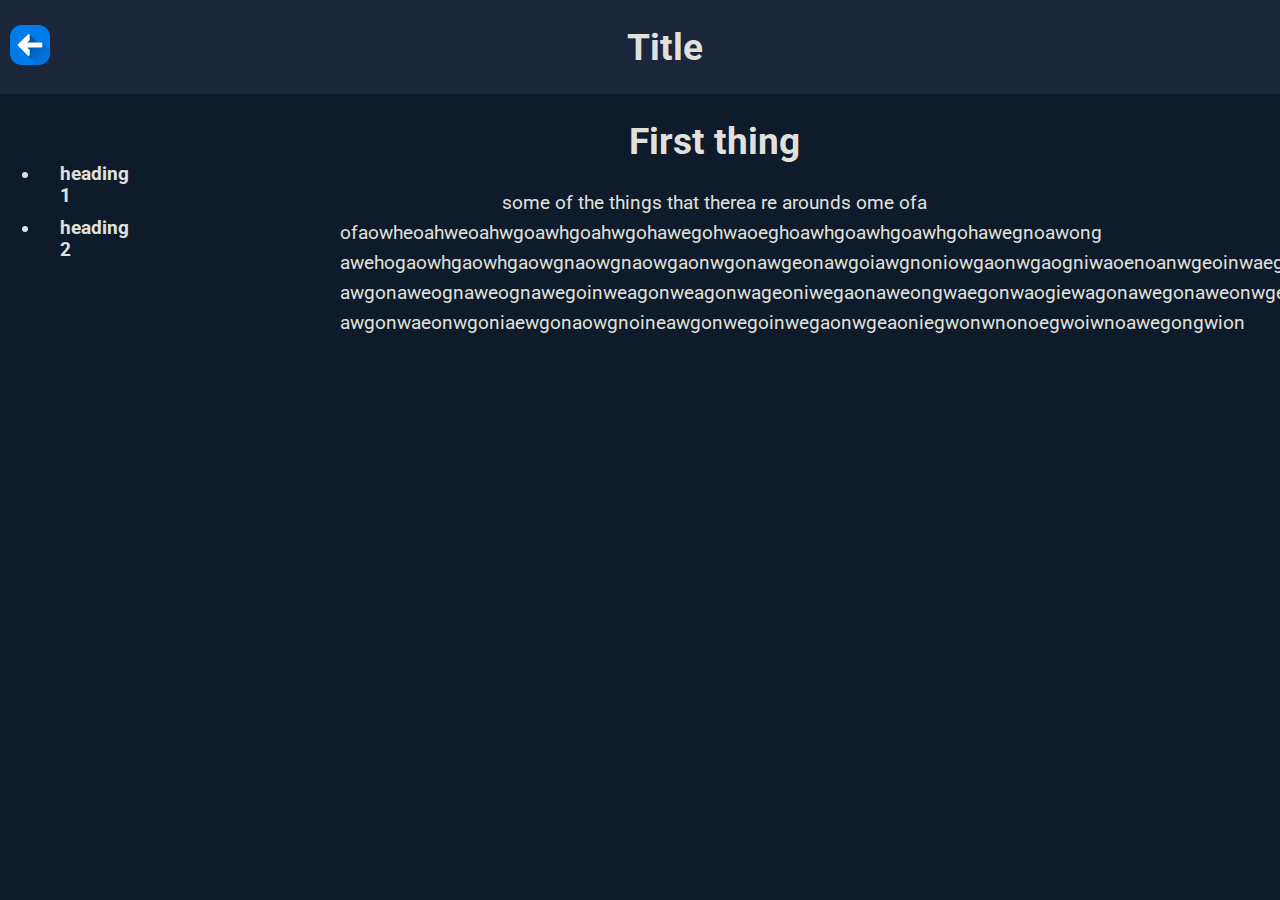
<file: page-template.html>
<!DOCTYPE html>
<html lang="en">

<head>
    <meta charset="UTF-8">
    <meta name="viewport" content="width=device-width, initial-scale=1.0">
    <link rel="stylesheet" href="https://fonts.googleapis.com/css2?family=Roboto:wght@400;700&display=swap">
    <link rel="stylesheet" href="css/global.css">
    <link href="css/colors.css" rel="stylesheet">
    <link rel="stylesheet" href="css/doc-page.css">
    <title>Document</title>
</head>

<body>
    <div class="header">
        <a href=""><img src="assets/left-arrow.png" alt="Back" height="40" width="40"></a> <!--back button-->
        <div>
            <h1>Title</h1>
        </div>
        <div></div> <!--placeholder so title is centered-->
    </div>
    <div class="container">
        <div class="outline">
            <div class="outline-content">
                <ul>
                <li><a href="#heading 1">heading 1</a></li>
                <li><a href="#heading 2">heading 2</a></li>
                </ul>
            </div>
        </div>
        <div class="main">
            <h1 id="First thing">First thing</h1>
            <p>some of the things that therea re arounds ome ofa
                ofaowheoahweoahwgoawhgoahwgohawegohwaoeghoawhgoawhgoawhgohawegnoawong
                awehogaowhgaowhgaowgnaowgnaowgaonwgonawgeonawgoiawgnoniowgaonwgaogniwaoenoanwgeoinwaegonawegoniawegonwaegnoiwaegonwaegonawegonwaea
                awgonaweognaweognawegoinweagonweagonwageoniwegaonaweongwaegonwaogiewagonawegonaweonwgeonweagonwaegonwaegonawgonwaeg
                awgonwaeonwgoniaewgonaowgnoineawgonwegoinwegaonwgeaoniegwonwnonoegwoiwnoawegongwion
            </p>
        </div>
    </div>
</body>

</html>
</file>
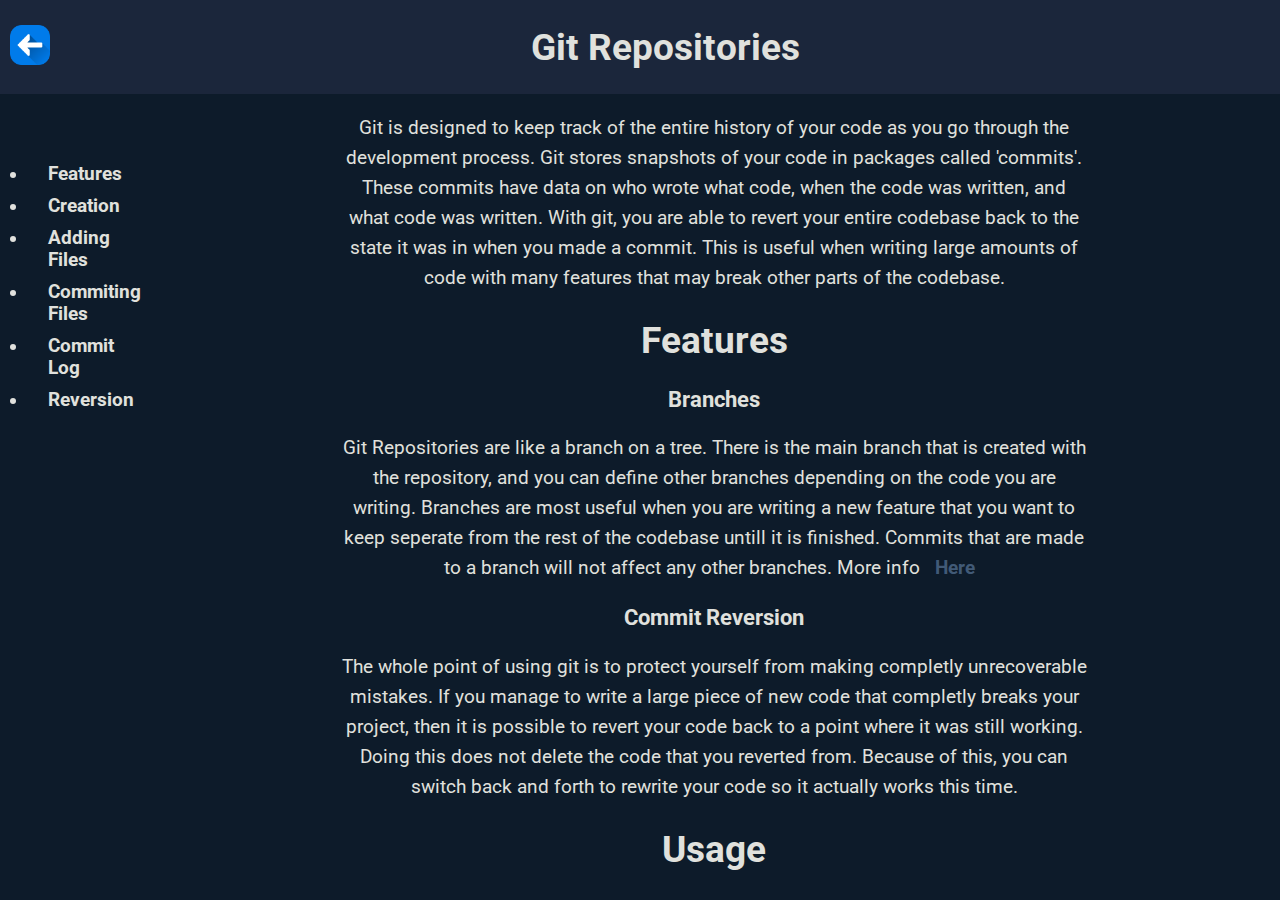
<file: Git/Git-Repos.html>
<!DOCTYPE html>
<html lang="en">

<head>
  <meta charset="UTF-8">
  <meta name="viewport" content="width=device-width, initial-scale=1.0">
  <link rel="stylesheet" href="https://fonts.googleapis.com/css2?family=Roboto:wght@400;700&display=swap">
  <link rel="preconnect" href="https://fonts.googleapis.com">
  <link rel="preconnect" href="https://fonts.gstatic.com" crossorigin>
  <link href="https://fonts.googleapis.com/css2?family=Inconsolata:wght@200..900&display=swap" rel="stylesheet">
  <link rel="stylesheet" href="../css/global.css">
  <link href="../css/colors.css" rel="stylesheet">
  <link rel="stylesheet" href="../css/doc-page.css">
  <title>Document</title>
</head>

<body>
  <div class="header">
    <a href="../index.html"><img src="../assets/left-arrow.png" alt="Back" height="40" width="40"></a> <!--back button-->
    <div>
      <h1>Git Repositories</h1>
    </div>
    <div></div> <!--placeholder so title is centered-->
  </div>
  <div class="container">
    <div class="outline">
      <div class="outline-content">
        <ul>
          <li><a href="#Features">Features</a></li>
          <li><a href="#Creation">Creation</a></li>
          <li><a href="#Adding Files">Adding Files</a></li>
          <li><a href="#Commiting Files">Commiting Files</a></li>
          <li><a href="#Commit Log">Commit Log</a></li>
          <li><a href="#Reversion">Reversion</a></li>
        </ul>
      </div>
    </div>
    <div class="main">
      <p>
        Git is designed to keep track of the entire history of your code as you go through the development process.
        Git stores snapshots of your code in packages called 'commits'. These commits have data on who wrote what code,
        when the code was written, and
        what code was written. With git, you are able to revert your entire codebase back to the state it was in when
        you made a commit. This is useful when
        writing large amounts of code with many features that may break other parts of the codebase.
      </p>
      <h1 id="Features">Features</h1>
      <h3>Branches</h3>
      <p>
        Git Repositories are like a branch on a tree. There is the main branch that is created with the repository, and
        you can define other branches depending on the code you are writing.
        Branches are most useful when you are writing a new feature that you want to keep seperate from the rest of the
        codebase untill it is finished. Commits that are made to a branch will
        not affect any other branches. More info <a href="Branches.html">Here</a>
      </p>
      <h3>Commit Reversion</h3>
      <p>
        The whole point of using git is to protect yourself from making completly unrecoverable mistakes. If you manage
        to write a large piece of new code that completly breaks your project,
        then it is possible to revert your code back to a point where it was still working. Doing this does not delete
        the code that you reverted from. Because of this, you can switch back
        and forth to rewrite your code so it actually works this time.
      </p>
      <h1>Usage</h1>
      <p>All following information assumes you are using Git from the command line. For information on using the git GUI in
        vscode, look <a href="../Github/Vscode-Git.html">Here</a></p>
      <h3 id="Creation">Creation</h3>
      <p class="code-example">> git init</p>
      <p>
        This command creates an empty Git repository - basically a .git directory with subdirectories for objects,
        refs/heads, refs/tags, and template files. An initial branch without any commits will be created.
      </p>
      <p>
        If the GIT_DIR environment variable is set then it specifies a path to use instead of ./.git for the base of the
        repository.
      </p>
      <p>
        Running git init in an existing repository is safe. It will not overwrite things that are already there. The
        primary reason for rerunning git init is to pick up newly added templates.
      </p>
      <h3 id="Adding Files">Adding Files</h3>
      <p class="code-example">> git add (filename or directory)</p>
      <p>
        This command updates the index using the current content found in the working tree, to prepare the content
        staged for the next commit. It typically adds the current content of existing paths as a whole, but with some
        options it can also be used to add content with only part of the changes made to the working tree files applied,
        or remove paths that do not exist in the working tree anymore.
      </p>
      <p>
        The "index" holds a snapshot of the content of the working tree, and it is this snapshot that is taken as the
        contents of the next commit. Thus after making any changes to the working tree, and before running the commit
        command, you must use the add command to add any new or modified files to the index.
      </p>
      <p>
        This command can be performed multiple times before a commit. It only adds the content of the specified file(s)
        at the time the add command is run; if you want subsequent changes included in the next commit, then you must
        run git add again to add the new content to the index.
      </p>
      <p>
        The git status command can be used to obtain a summary of which files have changes that are staged for the next
        commit.
      </p>
      <p>
        The git add command will not add ignored files by default. If any ignored files were explicitly specified on the
        command line, git add will fail with a list of ignored files. Ignored files reached by directory recursion or
        filename globbing performed by Git will be silently ignored (no errors will be printed to console). The git add
        command can be used to add ignored files with the -f (force) option.
      </p>
      <h3 id="Commiting Files">Commiting Files</h3>
      <h4>Step 1</h4>
      <p class="code-example">> git stage (filename)</p>
      <p>This command does the same thing as git add (both will work). All changes made to tracked files must be added
        to the index before commiting. </p>
        <p>To add all previously known files use the <span class="code-example-inline">--all</span> option without a filename</p>
      <h4>Step 2</h4>
      <p class="code-example">> git commit -m "(commit message)"</p>
      <p>
        Create a new commit containing the current contents of the index and the given log message describing the
        changes. The new commit is a direct child of HEAD, usually the tip of the current branch, and the branch is
        updated to point to it. 
      </p>
      <p>
        The --dry-run option can be used to obtain a summary of what is included by any of the above for the next commit
        by giving the same set of parameters (options and paths).
      </p>
      <p>
          If you make a commit and then find a mistake immediately after that, you can recover from it with <span class="code-example-inline">> git reset</span>
      </p>
      <h3 id="Commit Log">Viewing Commit log</h3>
      <p class="code-example">> git log</p>
    </div>
  </div>
</body>

</html>
</file>
<file: css/global.css>
body{
    font-family: 'Roboto', 'Open Sans', 'Lato', 'Montserrat', 'Merriweather', 'Poppins';
    font-size: 14pt;
}
</file>
<file: css/colors.css>
:root{
  --primary-color:#0d1b2a;
  --secondary-color:#1b263b;
  --tertiary-color:#415a77;
  --text-color:#e0e1dd;
}
</file>
<file: css/doc-page.css>
html {
  width: 100%;
  height: 100%;
  margin: 0;
  padding: 0;
}

body {
  width: 100%;
  height: 100%;
  margin: 0;
  background-color: var(--primary-color);
  color: var(--text-color);
  display: flex;
  flex-direction: column;
}

.outline {
  width: 10vw;
  padding-top: 5vh;
  flex-grow: 1;
  position: sticky;
  border-radius: 10px;
}

.outline-content {
  display: flex;
  flex-direction: column;
  position: sticky;
  flex-grow: 1;
  align-items: center;
  gap: 2vh;
}

.header {
  display: flex;
  justify-content: space-between;
  align-items: center;
  background-color: var(--secondary-color);
  padding-left: 10px;
}

.outline-content>ul>li>a {
  display: flex;
  flex-grow: 1;
  flex-direction: row;
  text-decoration: none;
  padding: 5px;
  padding-left: 20px;
  padding-right: 20px;
  color: var(--text-color);
  border-radius: 10px;
  font-weight: bold;
}

.outline-content>ul>li>a:hover {
  background-color: var(--tertiary-color);
  transition-duration: 0.5s;
}

.container {
  display: flex;
  flex-grow: 1;
  padding-left: 10px;
  gap: 10px;
  overflow: hidden;
}

p>a {
  display: inline-flex;
  text-decoration: none;
  padding-left: 10px;
  padding-right: 10px;
  color: var(--tertiary-color);
  border-radius: 10px;
  font-weight: bold;
}

p>a:hover {
  color: white;
  background-color: var(--tertiary-color);
  transition-duration: 0.5s;
}

.main {
  justify-content: center;
  text-align: center;
  overflow: scroll;
  padding-left: 15vw;
  padding-right: 15vw;
}

p {
  line-height: 30px;
}

.code-example {
  display: flex;
  flex-grow: 1;
  background-color: var(--secondary-color);
  font-family: "Inconsolata", serif;
  font-style: normal;
  padding: 10px;
  font-size: 18pt;
  border-radius: 10px;
}
.code-example-inline {
  display: inline-flex;
  background-color: var(--secondary-color);
  font-family: "Inconsolata", serif;
  font-style: normal;
  font-size: 12pt;
  padding: 5px;
  border-radius: 5px;
}
</file>
